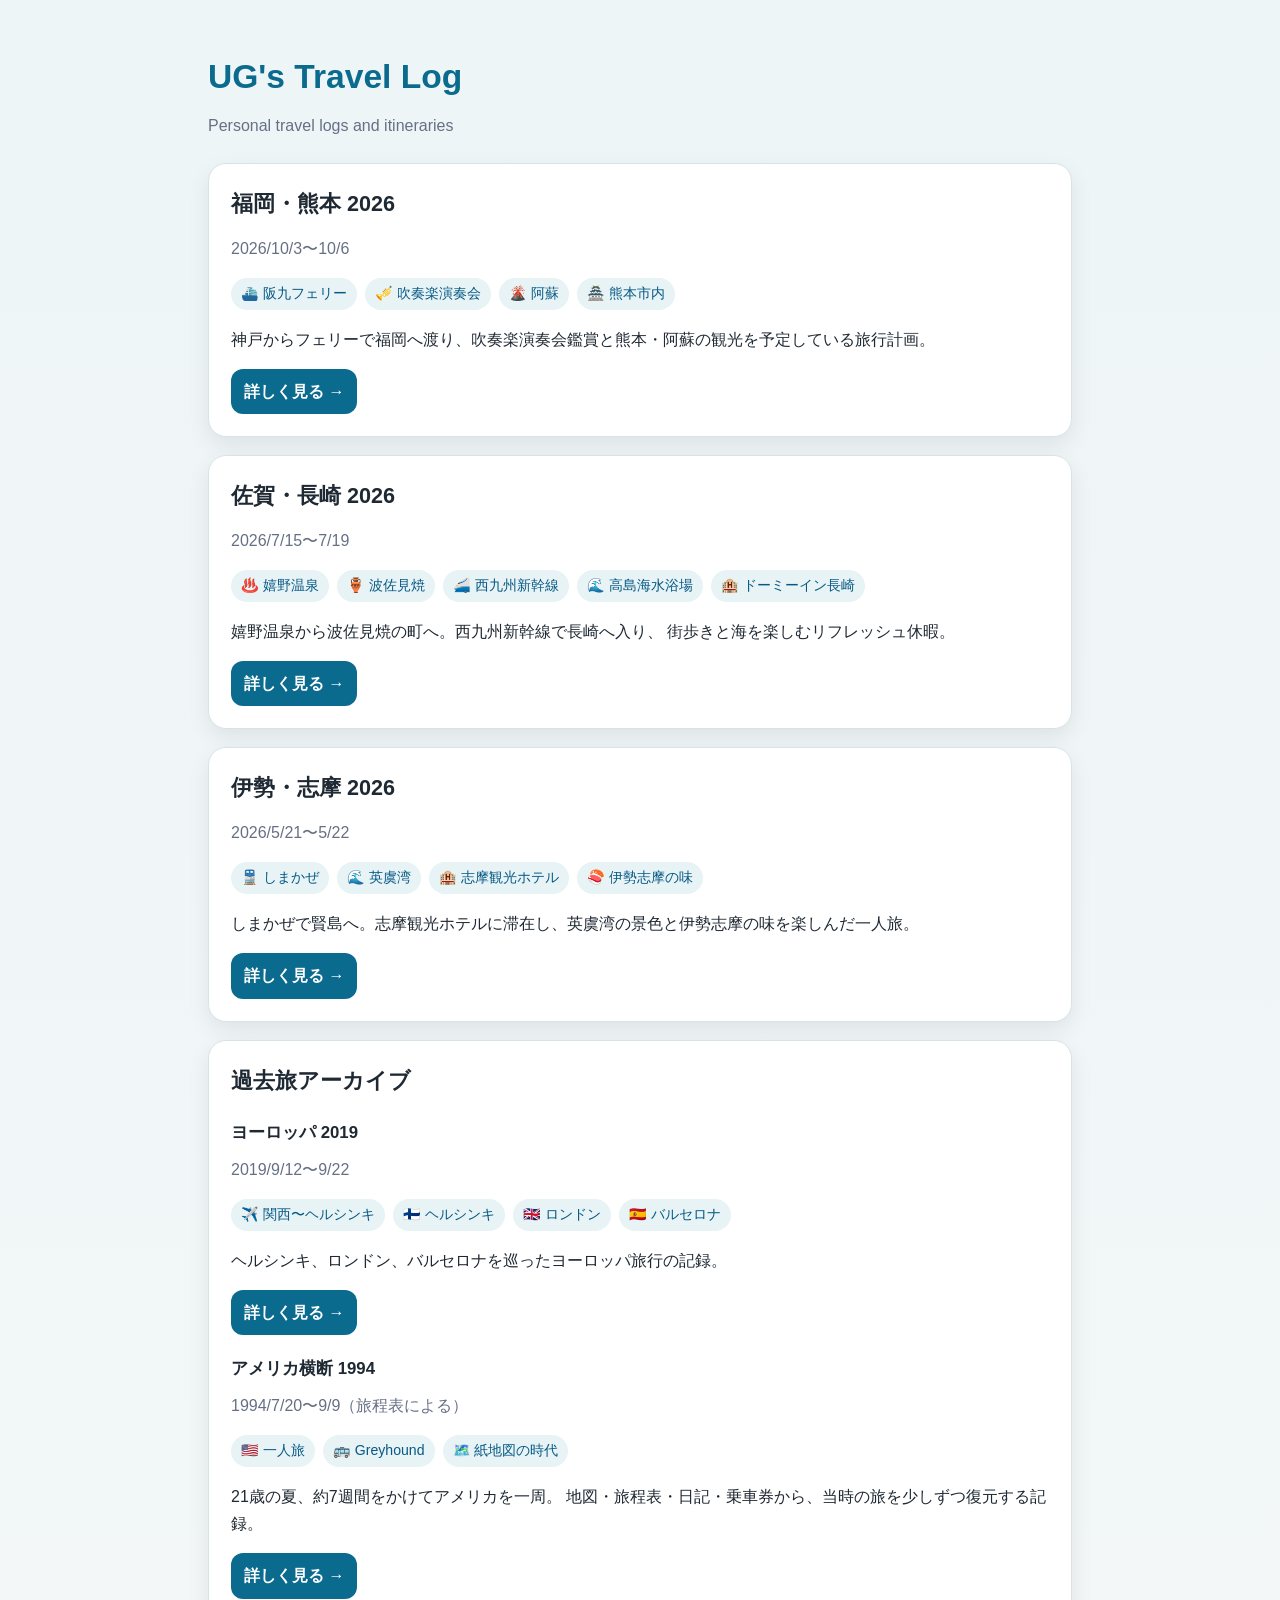
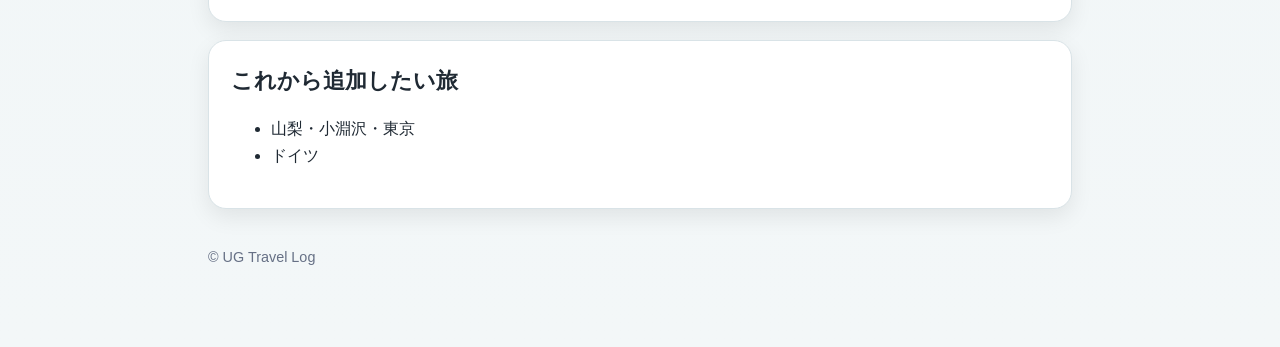
<file: index.html>
<!doctype html>
<html lang="ja">
<head>
  <meta charset="utf-8">
  <meta name="viewport" content="width=device-width,initial-scale=1">
  <title>Travel Log</title>
  <link rel="stylesheet" href="css/style.css">

  <!-- Cloudflare Web Analytics -->
  <script defer src='https://static.cloudflareinsights.com/beacon.min.js' data-cf-beacon='{"token": "0c024e4877604c50bf842f92238aa0e1"}'></script>
  <!-- End Cloudflare Web Analytics -->
</head>
<body>
<main>
  <header>
    <h1>UG's Travel Log</h1>
    <p class="meta">Personal travel logs and itineraries</p>
  </header>

  <section class="card">
    <h2>福岡・熊本 2026</h2>
    <p class="meta">2026/10/3〜10/6</p>
    <div class="badges">
      <span class="badge">⛴️ 阪九フェリー</span>
      <span class="badge">🎺 吹奏楽演奏会</span>
      <span class="badge">🌋 阿蘇</span>
      <span class="badge">🏯 熊本市内</span>
    </div>
    <p>
      神戸からフェリーで福岡へ渡り、吹奏楽演奏会鑑賞と熊本・阿蘇の観光を予定している旅行計画。
    </p>
    <div class="button-row">
      <a class="button" href="2026/fukuoka-kumamoto/index.html">詳しく見る →</a>
    </div>
  </section>

  <section class="card">
    <h2>佐賀・長崎 2026</h2>
    <p class="meta">2026/7/15〜7/19</p>
    <div class="badges">
      <span class="badge">♨️ 嬉野温泉</span>
      <span class="badge">🏺 波佐見焼</span>
      <span class="badge">🚄 西九州新幹線</span>
      <span class="badge">🌊 高島海水浴場</span>
      <span class="badge">🏨 ドーミーイン長崎</span>
    </div>
    <p>
      嬉野温泉から波佐見焼の町へ。西九州新幹線で長崎へ入り、
      街歩きと海を楽しむリフレッシュ休暇。
    </p>
    <div class="button-row">
      <a class="button" href="2026/saga-nagasaki/index.html">詳しく見る →</a>
    </div>
  </section>

  <section class="card">
    <h2>伊勢・志摩 2026</h2>
    <p class="meta">2026/5/21〜5/22</p>
    <div class="badges">
      <span class="badge">🚆 しまかぜ</span>
      <span class="badge">🌊 英虞湾</span>
      <span class="badge">🏨 志摩観光ホテル</span>
      <span class="badge">🍣 伊勢志摩の味</span>
    </div>
    <p>
      しまかぜで賢島へ。志摩観光ホテルに滞在し、英虞湾の景色と伊勢志摩の味を楽しんだ一人旅。
    </p>
    <div class="button-row">
      <a class="button" href="2026/ise-shima/index.html">詳しく見る →</a>
    </div>
  </section>

  <section class="card">
    <h2>過去旅アーカイブ</h2>
    <h3>ヨーロッパ 2019</h3>
    <p class="meta">2019/9/12〜9/22</p>
    <div class="badges">
      <span class="badge">✈️ 関西〜ヘルシンキ</span>
      <span class="badge">🇫🇮 ヘルシンキ</span>
      <span class="badge">🇬🇧 ロンドン</span>
      <span class="badge">🇪🇸 バルセロナ</span>
    </div>
    <p>
      ヘルシンキ、ロンドン、バルセロナを巡ったヨーロッパ旅行の記録。
    </p>
    <div class="button-row">
      <a class="button" href="2019/europe/europe-2019.html">詳しく見る →</a>
    </div>

    <h3>アメリカ横断 1994</h3>
    <p class="meta">1994/7/20〜9/9（旅程表による）</p>
    <div class="badges">
      <span class="badge">🇺🇸 一人旅</span>
      <span class="badge">🚌 Greyhound</span>
      <span class="badge">🗺️ 紙地図の時代</span>
    </div>
    <p>
      21歳の夏、約7週間をかけてアメリカを一周。
      地図・旅程表・日記・乗車券から、当時の旅を少しずつ復元する記録。
    </p>
    <div class="button-row">
      <a class="button" href="1994/usa/index.html">詳しく見る →</a>
    </div>  </section>

  <section class="card">
    <h2>これから追加したい旅</h2>
    <ul>
      <li>山梨・小淵沢・東京</li>
      <li>ドイツ</li>
    </ul>
  </section>

  <footer>
    <p>© UG Travel Log</p>
  </footer>
</main>
</body>
</html>
</file>
<file: css/style.css>
:root{
  --bg:#f3f7f8;
  --card:#ffffff;
  --ink:#1f2933;
  --muted:#667085;
  --brand:#0b6b8f;
  --brand2:#2f8f83;
  --accent:#d86b2a;
  --line:#d9e3e7;
  --shadow:0 8px 22px rgba(0,0,0,.08);
}
*{box-sizing:border-box}
body{
  margin:0;
  font-family:-apple-system,BlinkMacSystemFont,"Segoe UI","Hiragino Sans","Yu Gothic",Meiryo,sans-serif;
  color:var(--ink);
  background:linear-gradient(180deg,#eef5f7 0%,var(--bg) 100%);
  line-height:1.7;
}
main{max-width:900px;margin:0 auto;padding:32px 18px 64px}
header{margin:16px 0 24px}
h1{color:var(--brand);font-size:2.1rem;margin:.2em 0}
h2{font-size:1.35rem;margin:0 0 12px}
h3{font-size:1.05rem;margin:20px 0 8px}
a{color:var(--brand);text-decoration:none}
a:hover{text-decoration:underline}
.card{
  background:var(--card);
  border:1px solid var(--line);
  border-radius:18px;
  padding:22px;
  margin:18px 0;
  box-shadow:var(--shadow);
}
.badges{display:flex;flex-wrap:wrap;gap:8px;margin:12px 0}
.badge{
  display:inline-block;
  padding:4px 10px;
  border-radius:999px;
  background:#e7f3f5;
  color:#075985;
  font-size:.88rem;
}
.meta{color:var(--muted);margin:.2em 0 1em}
.button-row{display:flex;flex-wrap:wrap;gap:10px;margin-top:14px}
.button{
  display:inline-block;
  padding:9px 13px;
  border-radius:12px;
  background:var(--brand);
  color:white;
  font-weight:700;
}
.button:hover{text-decoration:none;filter:brightness(.96)}
.button.secondary{background:var(--brand2)}
.button.accent{background:var(--accent)}
.timeline{
  border-left:4px solid #cfe2e8;
  padding-left:16px;
  margin-left:4px;
}
.time{
  font-weight:700;
  color:var(--brand);
  white-space:nowrap;
}
table{
  width:100%;
  border-collapse:collapse;
  background:white;
  border-radius:12px;
  overflow:hidden;
}
td,th{
  border-bottom:1px solid var(--line);
  padding:10px;
  vertical-align:top;
}
th{background:#eaf4f6;text-align:left}
.place-grid{
  display:grid;
  grid-template-columns:repeat(auto-fit,minmax(240px,1fr));
  gap:14px;
}
.place{
  border:1px solid var(--line);
  border-radius:14px;
  padding:14px;
  background:#fbfdfe;
}
.place-photo{
  width:100%;
  aspect-ratio:4/3;
  object-fit:cover;
  border-radius:10px;
  margin-bottom:12px;
  background:#e7eef1;
}
.place-photo-grid{
  display:grid;
  grid-template-columns:1fr;
  gap:8px;
  margin-bottom:12px;
}
.place-photo-grid .place-photo{
  margin-bottom:0;
  object-fit:contain;
}
.purchase-photo{object-fit:contain}
.archive-image-link{
  display:block;
}
.archive-map{
  display:block;
  width:100%;
  border:1px solid var(--line);
  border-radius:12px;
  background:#e7eef1;
}
.archive-document-grid{
  display:grid;
  grid-template-columns:repeat(auto-fit,minmax(260px,1fr));
  gap:14px;
}
.archive-document-grid img{
  display:block;
  width:100%;
  border:1px solid var(--line);
  border-radius:12px;
  background:#e7eef1;
}
.archive-ticket-grid{
  display:grid;
  grid-template-columns:repeat(auto-fit,minmax(300px,1fr));
  gap:14px;
  margin-top:18px;
}
.archive-ticket-grid img{
  display:block;
  width:100%;
  border:1px solid var(--line);
  border-radius:12px;
  background:#e7eef1;
}
.archive-feature{
  display:grid;
  grid-template-columns:minmax(200px,300px) 1fr;
  gap:18px;
  align-items:center;
  margin:18px 0;
  padding:14px;
  border:1px solid var(--line);
  border-radius:14px;
  background:#fbfdfe;
}
.archive-feature img{
  display:block;
  width:100%;
  border-radius:10px;
  border:1px solid var(--line);
}
.archive-feature h3{margin-top:0}
.archive-postcard-grid{
  display:grid;
  grid-template-columns:repeat(auto-fit,minmax(190px,1fr));
  gap:14px;
}
.archive-postcard-grid--dinner{
  grid-template-columns:repeat(auto-fit,minmax(140px,1fr));
  margin-top:12px;
}
.archive-postcard-grid figure{
  margin:0;
  border:1px solid var(--line);
  border-radius:12px;
  overflow:hidden;
  background:#fbfdfe;
}
.archive-postcard-grid img{
  display:block;
  width:100%;
  aspect-ratio:4/3;
  object-fit:cover;
  background:#e7eef1;
}
.archive-postcard--portrait img{aspect-ratio:3/4}
.archive-postcard--trimmed-portrait img{aspect-ratio:15/19}
.archive-postcard--tall img{aspect-ratio:135/188}
.archive-postcard--wide img{aspect-ratio:3/2}
.archive-postcard-grid figcaption{
  padding:8px 10px;
  font-weight:700;
}
.archive-postcard-grid img,
.place-photo{cursor:zoom-in}
.photo-lightbox{
  border:0;
  padding:0;
  max-width:96vw;
  max-height:96vh;
  background:transparent;
}
.photo-lightbox::backdrop{background:rgba(0,0,0,.82)}
.photo-lightbox-content{position:relative}
.photo-lightbox img{
  display:block;
  max-width:94vw;
  max-height:90vh;
  width:auto;
  height:auto;
  background:#111;
}
.photo-lightbox-close{
  position:absolute;
  top:8px;
  right:8px;
  width:40px;
  height:40px;
  border:0;
  border-radius:50%;
  background:rgba(0,0,0,.72);
  color:#fff;
  font-size:28px;
  line-height:1;
  cursor:pointer;
}
.place h3{margin-top:0}
.food-grid{
  display:grid;
  grid-template-columns:repeat(auto-fit,minmax(150px,1fr));
  gap:12px;
  margin:8px 0 14px;
}
.food-item{
  border:1px solid var(--line);
  border-radius:12px;
  overflow:hidden;
  background:#fbfdfe;
}
.food-item img{
  display:block;
  width:100%;
  aspect-ratio:4/3;
  object-fit:cover;
  background:#e7eef1;
}
.food-item span{
  display:block;
  padding:8px 10px;
  font-weight:700;
}
.weather-grid{
  display:grid;
  grid-template-columns:repeat(auto-fit,minmax(140px,1fr));
  gap:12px;
  margin:12px 0;
}
.weather-item{
  border:1px solid var(--line);
  border-radius:12px;
  padding:12px;
  background:#fbfdfe;
}
.weather-item strong,
.weather-item span{
  display:block;
}
.weather-main{
  margin:6px 0;
  font-weight:700;
}
.note{
  background:#fff9e8;
  border-left:5px solid #f5b84b;
  padding:12px 14px;
  border-radius:10px;
}
footer{color:var(--muted);font-size:.9rem;margin-top:36px}
@media (prefers-color-scheme: dark){
  :root{--bg:#0f1720;--card:#17212b;--ink:#e5edf2;--muted:#a8b3bd;--line:#2b3945;--shadow:0 8px 24px rgba(0,0,0,.25)}
  body{background:#0f1720}
  .badge{background:#123348;color:#b9ecff}
  table{background:var(--card)}
  th{background:#152c38}
  .place{background:#14202a}
  .archive-postcard-grid figure{background:#14202a}
  .archive-feature{background:#14202a}
  .food-item{background:#14202a}
  .weather-item{background:#14202a}
  .note{background:#2b2412}
}
</file>
